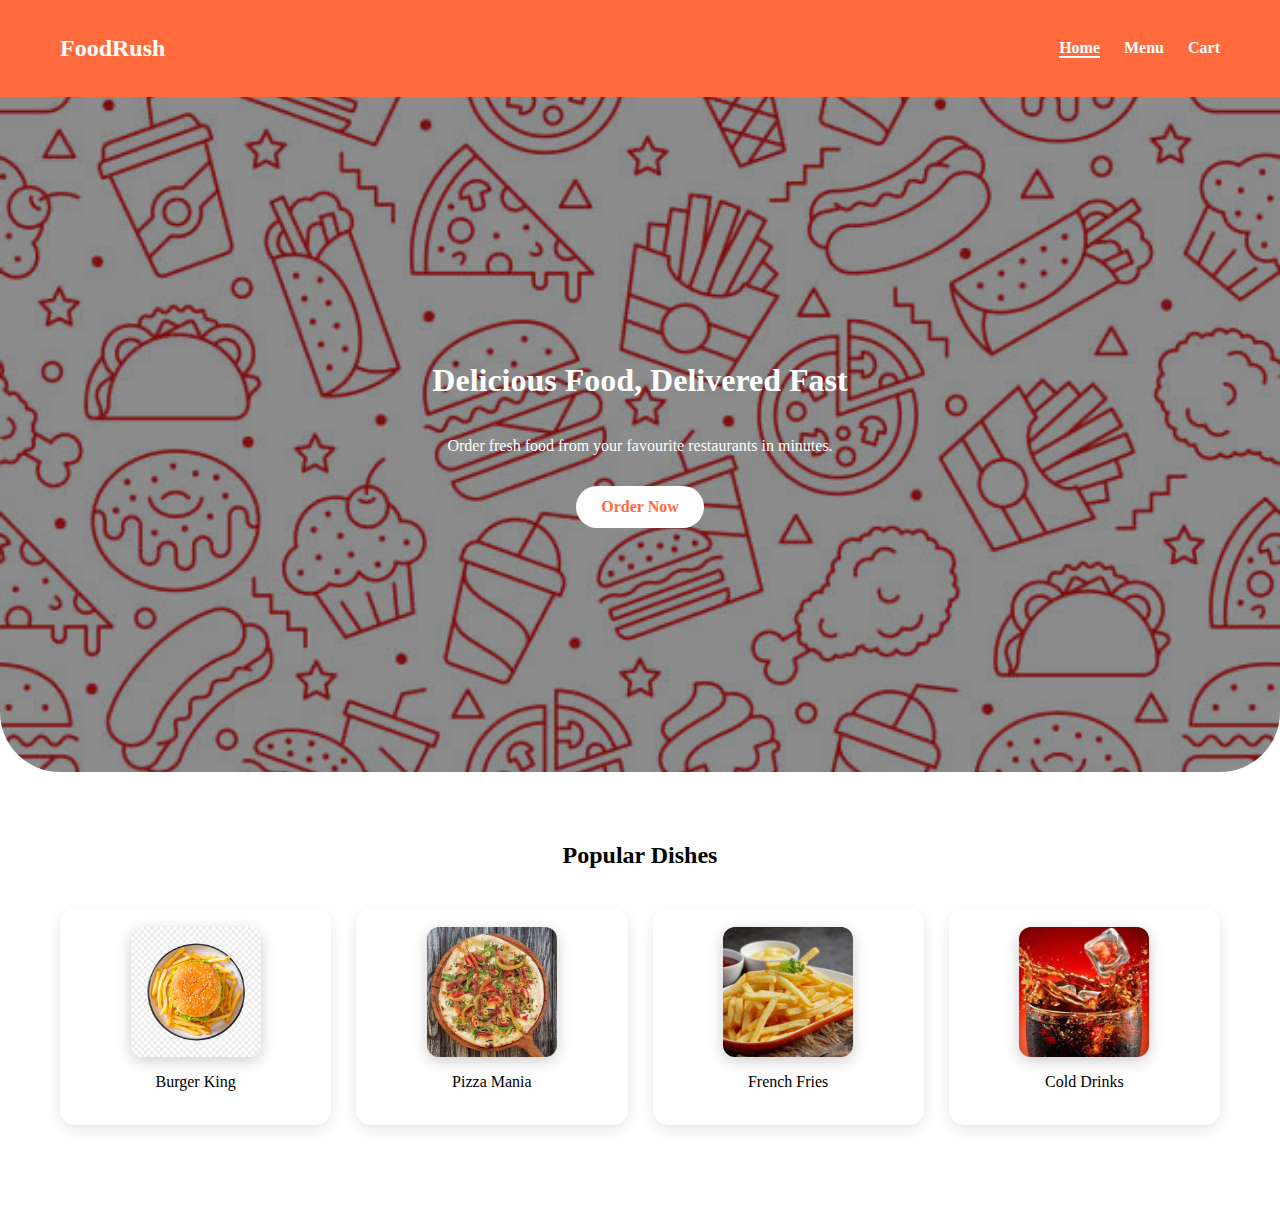
<file: index.html>
<!DOCTYPE html>
<html lang="en">
<head>
<meta charset="UTF-8">
<meta name="viewport" content="width=device-width, initial-scale=1.0">
<title>FoodRush</title>
<link rel="stylesheet" href="style.css">
</head>
<body>

<header>
    <h2 class="logo">FoodRush</h2>
    <nav>
        <a href="index.html" class="active">Home</a>
        <a href="menu.html">Menu</a>
        <a href="cart.html">Cart</a>
    </nav>
</header>

<section id="hero">
    <h1>Delicious Food, Delivered Fast</h1>
    <p>Order fresh food from your favourite restaurants in minutes.</p>
    <a href="menu.html" class="btn">Order Now</a>
</section>

<section id="restaurants">
    <h2>Popular Dishes</h2>
    <div class="grid">
        <div class="card"><img src="burger.png"><p>Burger King</p></div>
        <div class="card"><img src="pizza.jpg"><p>Pizza Mania</p></div>
        <div class="card"><img src="12_2024-french_fry.jpg"><p>French Fries</p></div>
        <div class="card"><img src="HD-Coca-Cola-Photos_large.webp"><p>Cold Drinks</p></div>
    </div>
</section>

</body>
</html>
</file>
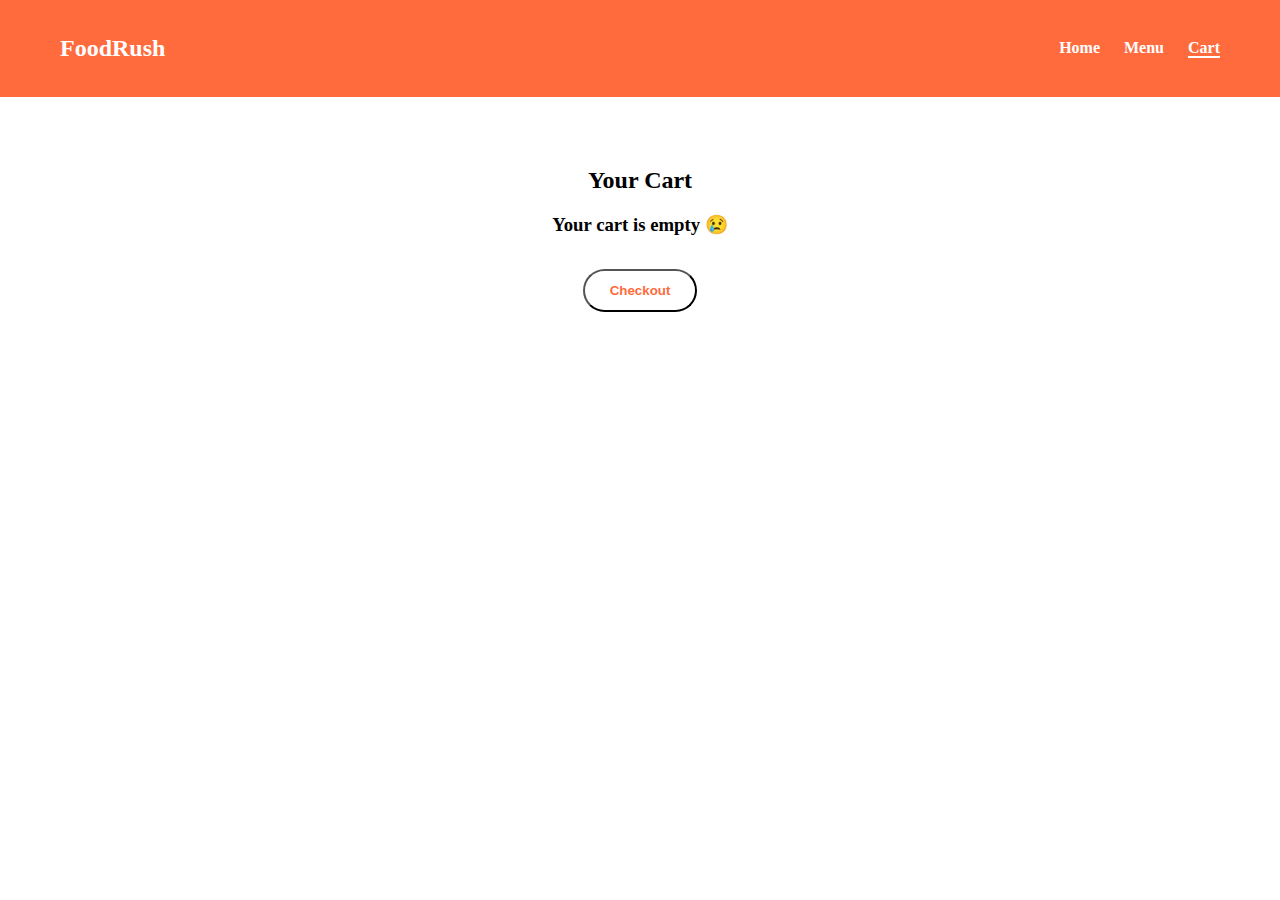
<file: cart.html>
<!DOCTYPE html>
<html>

<head>
    <meta charset="utf-8">
    <meta name="viewport" content="width=device-width,initial-scale=1">
    <link rel="stylesheet" href="style.css">
    <title>Cart - FoodRush</title>
</head>

<body>

    <header>
        <h2 class="logo">FoodRush</h2>
        <nav>
            <a href="index.html">Home</a>
            <a href="menu.html">Menu</a>
            <a href="cart.html" class="active">Cart</a>
        </nav>
    </header>

    <section id="cart">
        <h2>Your Cart</h2>

        <div id="cart-items" class="cart-container"></div>
        <h3 id="total"></h3>
        <button class="btn" onclick="checkout()">Checkout</button>
    </section>

    <script src="script.js"></script>
    <script> loadCart(); </script>
</body>

</html>
</file>
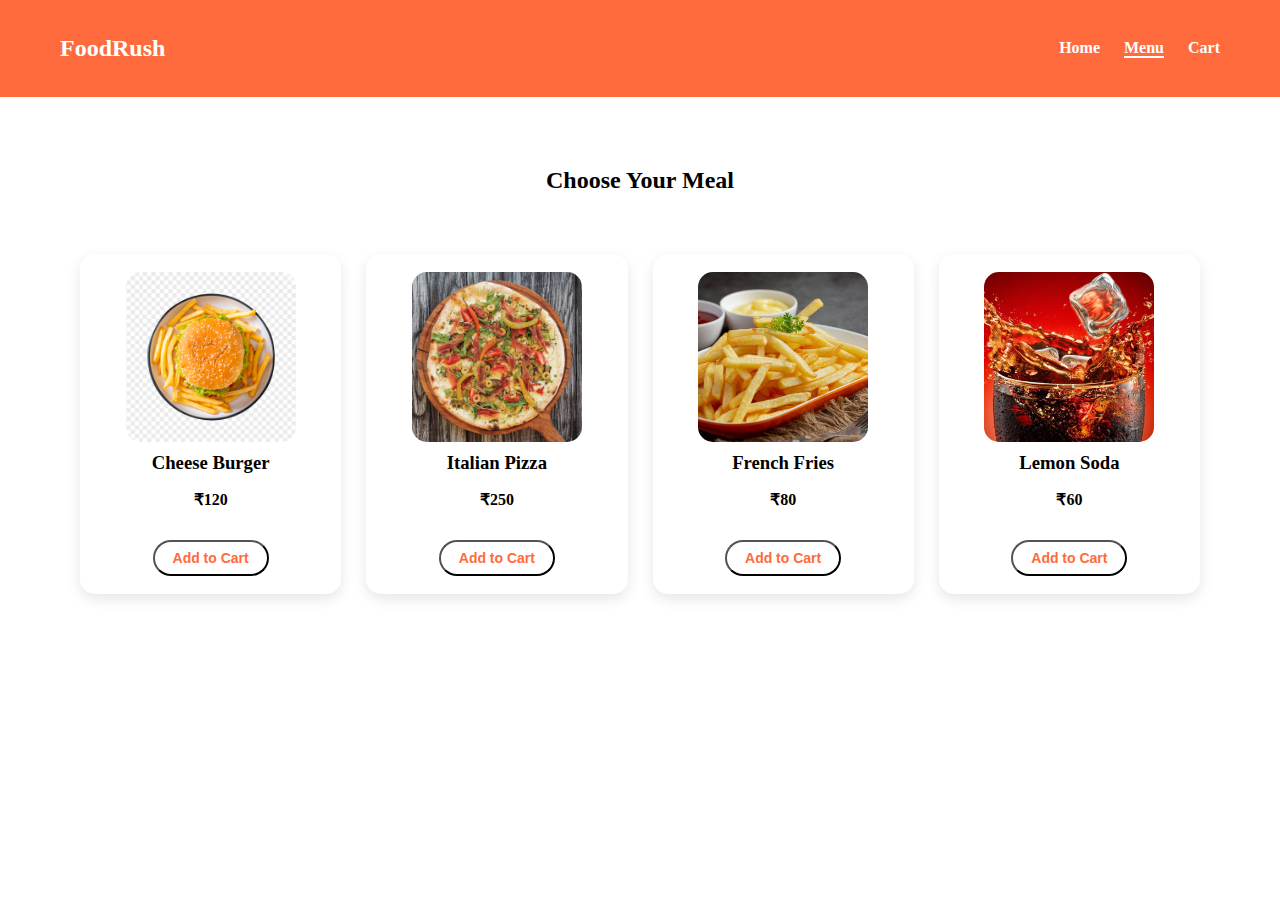
<file: menu.html>
<!DOCTYPE html>
<html>

<head>
    <meta charset="utf-8">
    <meta name="viewport" content="width=device-width,initial-scale=1">
    <link rel="stylesheet" href="style.css">
    <title>Menu - FoodRush</title>
</head>

<body>

    <header>
        <h2 class="logo">FoodRush</h2>
        <nav>
            <a href="index.html">Home</a>
            <a href="menu.html" class="active">Menu</a>
            <a href="cart.html">Cart</a>
        </nav>
    </header>

    <section id="menu">
        <h2>Choose Your Meal</h2>

        <div class="grid">
            <div class="food" data-name="Cheese Burger" data-price="120" data-img="burger.png">
                <img src="burger.png" alt="">
                <h3>Cheese Burger</h3>
                <p>₹120</p>
                <button class="add-cart btn small">Add to Cart</button>
            </div>

            <div class="food" data-name="Italian Pizza" data-price="250" data-img="pizza.jpg">
                <img src="pizza.jpg" alt="">
                <h3>Italian Pizza</h3>
                <p>₹250</p>
                <button class="add-cart btn small">Add to Cart</button>
            </div>

            <div class="food" data-name="French Fries" data-price="80" data-img="12_2024-french_fry.jpg">
                <img src="12_2024-french_fry.jpg" alt="">
                <h3>French Fries</h3>
                <p>₹80</p>
                <button class="add-cart btn small">Add to Cart</button>
            </div>

            <div class="food" data-name="Lemon Soda" data-price="60" data-img="HD-Coca-Cola-Photos_large.webp">
                <img src="HD-Coca-Cola-Photos_large.webp" alt="">
                <h3>Lemon Soda</h3>
                <p>₹60</p>
                <button class="add-cart btn small">Add to Cart</button>
            </div>
        </div>
    </section>

    <!-- script MUST load after the DOM elements exist -->
    <script src="script.js"></script>
</body>


</html>
</file>
<file: style.css>
body {
    margin: 0;
    font-family: Poppins;
    background: #fff;
}

header {
    background: #ff6b3d;
    padding: 15px 60px;
    color: #fff;
    display: flex;
    justify-content: space-between;
    align-items: center;
}

header nav a {
    color: #fff;
    margin-left: 20px;
    text-decoration: none;
    font-weight: 600;
}

a.active {
    border-bottom: 2px solid #fff;
}

#hero{
    height:75vh;
    width:100%;
    color:#fff;

    background:
      linear-gradient(rgba(0,0,0,0.45),rgba(0,0,0,0.45)),
      url("istockphoto-2198610217-612x612.jpg") center/cover no-repeat;

    display:flex;
    flex-direction:column;
    justify-content:center;  
    align-items:center;      
    text-align:center;       

    padding:0 20px;          
    box-sizing:border-box;
    border-radius:0 0 60px 60px;
}


.btn {
    padding: 12px 25px;
    border-radius: 40px;
    background: #fff;
    color: #ff6b3d;
    text-decoration: none;
    font-weight: bold;
    margin-top: 15px;
    transition: .3s;
}

.btn:hover {
    background: #000;
    color: #fff;
}

.grid {
    display: grid;
    grid-template-columns: repeat(auto-fit, minmax(200px, 1fr));
    gap: 25px;
    margin: 40px;
}

.card,
.food {
    background: #fff;
    border-radius: 15px;
    padding: 18px;
    text-align: center;
    box-shadow: 0 5px 15px rgba(0, 0, 0, .1);
    transition: .3s;
}

.card:hover,
.food:hover {
    transform: scale(1.05);
}

.card img{
    width:130px;
    height:130px;
    object-fit:cover;
    border-radius:12px;
    display:block;
    margin:auto;
}
.card img{
    box-shadow:0px 4px 15px rgba(0,0,0,0.2);
}
.food img{
    width:170px;         
    height:170px;        
    object-fit:cover;    
    border-radius:15px;  
    display:block;
    margin:auto;
}
.food{
    text-align:center;
    padding:18px;
    background:white;
    border-radius:15px;
    box-shadow:0 5px 14px rgba(0,0,0,0.1);
}
#menu .grid{
    display:grid;
    grid-template-columns:repeat(auto-fit,minmax(220px,1fr));
    gap:25px;
    padding:20px;
}
.food:hover{
    transform:scale(1.05);
    transition:0.3s ease;
}


#restaurants,
#menu,
#cart {
    text-align: center;
    padding: 50px 20px;
}

.food h3 {
    margin: 10px 0;
}

.food p {
    font-weight: 600;
}

.small {
    padding: 8px 18px;
    font-size: 14px;
}

.cart-box {
    width: 350px;
    margin: auto;
    background: #fff;
    padding: 20px;
    border-radius: 10px;
    box-shadow: 0 5px 18px rgba(0, 0, 0, .1);
}
.cart-item{
    display:flex;
    justify-content:space-between;
    align-items:center;
    background:#fff;
    padding:12px 18px;
    margin:10px auto;
    width:70%;
    border-radius:10px;
    font-size:18px;
    box-shadow:0 4px 12px rgba(0,0,0,0.07);
}

.item-name{
    width:35%;
    font-weight:600;
}

.item-price{
    width:20%;
}

.qty-box{
    display:flex;
    align-items:center;
    gap:12px;
}

.qty-box button{
    background:#ff6b3d;
    color:#fff;
    border:none;
    padding:6px 12px;
    border-radius:5px;
    cursor:pointer;
}

.remove{
    background:red;
    color:#fff;
    padding:6px 12px;
    border:none;
    border-radius:6px;
    cursor:pointer;
}
</file>
